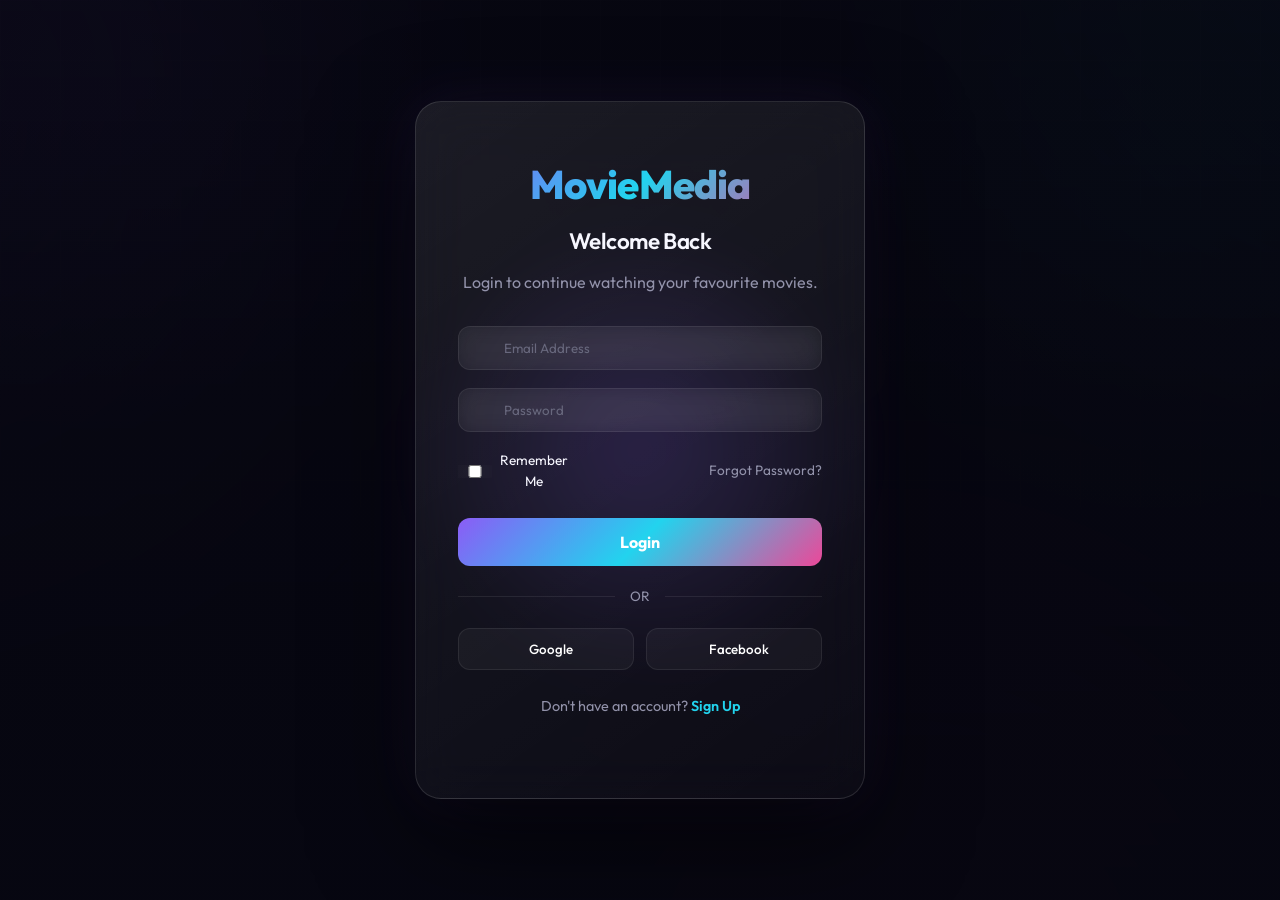
<file: Loginpage.html>
<!DOCTYPE html>
<html lang="en">
<head>
    <meta charset="UTF-8">
    <meta name="viewport" content="width=device-width, initial-scale=1.0">
    <title>MovieMedia | Login</title>

    <link rel="stylesheet" href="style.css">
    
</head>

<body>

<div class="login-container">

    <div class="login-box">

        <h1>MovieMedia</h1>

        <h2>Welcome Back</h2>

        <p>Login to continue watching your favourite movies.</p>

        <form method="POST" action="#" onsubmit="handleLogin(event)">

            <div class="input-box">
                <i class="fa-solid fa-envelope"></i>
                <input type="email" name="email" placeholder="Email Address" required>
            </div>

            <div class="input-box">
                <i class="fa-solid fa-lock"></i>
                <input type="password" name="password" placeholder="Password" required>
            </div>

            <div class="options">

                <label>
                    <input type="checkbox" name="remember">
                    Remember Me
                </label>

                <a href="#">Forgot Password?</a>

            </div>

            <button type="submit" class="login-btn">
                Login
            </button>

        </form>

        <div class="divider">
            OR
        </div>

        <div class="social-login">

            <button type="button" onclick="loginWithGoogle()">
                <i class="fab fa-google"></i>
                Google
            </button>

            <button type="button" onclick="loginWithFacebook()">
                <i class="fab fa-facebook"></i>
                Facebook
            </button>

        </div>

        <p class="signup-link">
            Don't have an account?
            <a href="signup.html">Sign Up</a>
        </p>

    </div>

</div>

<script>
    function handleLogin(event) {
        event.preventDefault();
        const email = event.target.email.value;
        const password = event.target.password.value;
        if (email && password) {
            alert('Login successful for ' + email);
            // Redirect to home page or dashboard
            window.location.href = 'Home_page.html';
        } else {
            alert('Please fill in all fields');
        }
    }

    function loginWithGoogle() {
        alert('Google login functionality to be implemented');
    }

    function loginWithFacebook() {
        alert('Facebook login functionality to be implemented');
    }
</script>

</body>
</html>
</file>
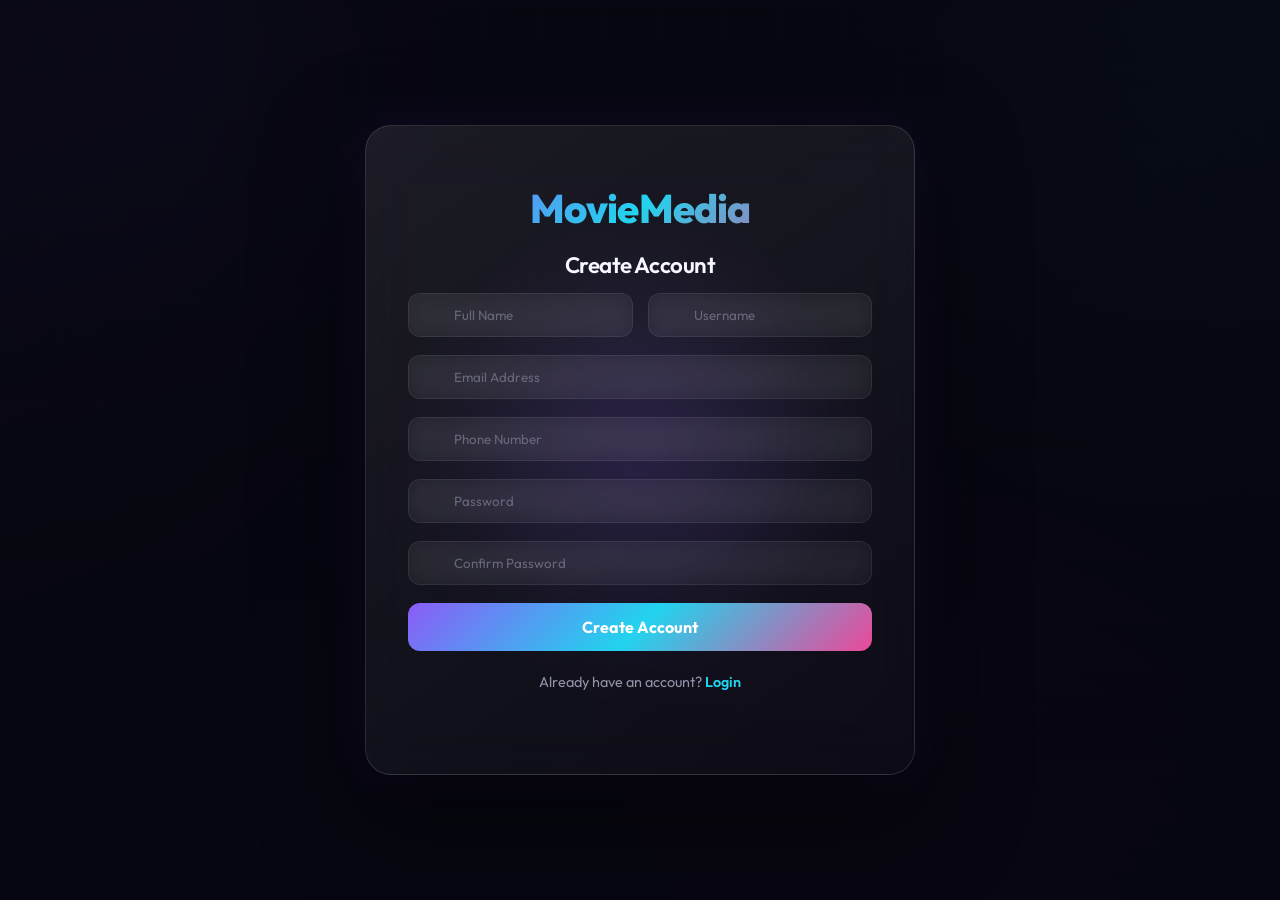
<file: signup.html>
<!DOCTYPE html>
<html lang="en">
<head>
    <meta charset="UTF-8">
    <meta name="viewport" content="width=device-width, initial-scale=1.0">
    <title>MovieMedia | Sign Up</title>

    <link rel="stylesheet" href="style.css">
    
</head>

<body>

<div class="signup-container">

    <div class="signup-box">

        <h1>MovieMedia</h1>

        <h2>Create Account</h2>

        <form method="POST" action="#" onsubmit="handleSignup(event)">

            <div class="row">

                <div class="input-box">
                    <i class="fa-solid fa-user"></i>
                    <input type="text" name="fullName" placeholder="Full Name" required>
                </div>

                <div class="input-box">
                    <i class="fa-solid fa-user-tag"></i>
                    <input type="text" name="username" placeholder="Username" required>
                </div>

            </div>

            <div class="input-box">
                <i class="fa-solid fa-envelope"></i>
                <input type="email" name="email" placeholder="Email Address" required>
            </div>

            <div class="input-box">
                <i class="fa-solid fa-phone"></i>
                <input type="tel" name="phone" placeholder="Phone Number" required>
            </div>

            <div class="input-box">
                <i class="fa-solid fa-lock"></i>
                <input type="password" name="password" id="password" placeholder="Password" required>
            </div>

            <div class="input-box">
                <i class="fa-solid fa-lock"></i>
                <input type="password" name="confirmPassword" id="confirmPassword" placeholder="Confirm Password" required>
            </div>

            <button type="submit" class="signup-btn">
                Create Account
            </button>

        </form>

        <p class="login-link">
            Already have an account?
            <a href="login.html">Login</a>
        </p>

    </div>

</div>

<script>
    function handleSignup(event) {
        event.preventDefault();
        const fullName = event.target.fullName.value;
        const username = event.target.username.value;
        const email = event.target.email.value;
        const phone = event.target.phone.value;
        const password = event.target.password.value;
        const confirmPassword = event.target.confirmPassword.value;

        if (password !== confirmPassword) {
            alert('Passwords do not match!');
            return;
        }

        if (fullName && username && email && phone && password) {
            alert('Account created successfully for ' + fullName);
            window.location.href = 'Loginpage.html';
        } else {
            alert('Please fill in all fields');
        }
    }
</script>

</body>
</html>
</file>
<file: style.css>
@import url('https://fonts.googleapis.com/css2?family=Outfit:wght@300;400;500;600;700;800&display=swap');

:root {

    --bg-color: #070711;
    --surface-color: #10101c;
    --surface-color-light: #171729;

    --text-primary: #f7f7ff;
    --text-secondary: #9292aa;


    --accent-color: #8b5cf6;
    --accent-hover: #a78bfa;

    --cyan: #22d3ee;
    --pink: #ec4899;
    --blue: #3b82f6;


    --border-color: rgba(255, 255, 255, 0.08);
    --glass-bg: rgba(13, 13, 28, 0.68);
    --glass-border: rgba(255, 255, 255, 0.10);

    --gradient:
        linear-gradient(135deg,
            #8b5cf6,
            #22d3ee,
            #ec4899);

    --gradient-purple:
        linear-gradient(135deg,
            #8b5cf6,
            #6366f1);

    --gradient-cyan:
        linear-gradient(135deg,
            #06b6d4,
            #22d3ee);

    --shadow:
        0 20px 60px rgba(0, 0, 0, 0.45);

    --glow-purple:
        0 0 35px rgba(139, 92, 246, 0.20);

    --glow-cyan:
        0 0 35px rgba(34, 211, 238, 0.18);

    --font-main: 'Outfit', sans-serif;

    --transition:
        all 0.35s cubic-bezier(0.2, 0.8, 0.2, 1);
}

* {
    margin: 0;
    padding: 0;
    box-sizing: border-box;
}

html {
    scroll-behavior: smooth;
}

body {
    font-family: var(--font-main);
    background:
        radial-gradient(circle at 10% 10%,
            rgba(139, 92, 246, 0.08),
            transparent 25%),
        radial-gradient(circle at 90% 20%,
            rgba(34, 211, 238, 0.06),
            transparent 25%),
        var(--bg-color);

    color: var(--text-primary);
    line-height: 1.6;
    overflow-x: hidden;

    min-height: 100vh;
}



body::before {
    content: "";
    position: fixed;
    inset: -50%;

    background:
        radial-gradient(circle at 20% 30%,
            rgba(139, 92, 246, 0.14),
            transparent 25%),
        radial-gradient(circle at 80% 20%,
            rgba(34, 211, 238, 0.10),
            transparent 25%),
        radial-gradient(circle at 60% 80%,
            rgba(236, 72, 153, 0.08),
            transparent 25%);

    filter: blur(90px);

    animation: auroraMove 16s ease-in-out infinite alternate;

    pointer-events: none;
    z-index: -2;
}

body::after {
    content: "";

    position: fixed;
    inset: 0;

    background-image:
        linear-gradient(rgba(255, 255, 255, 0.015) 1px,
            transparent 1px),
        linear-gradient(90deg,
            rgba(255, 255, 255, 0.015) 1px,
            transparent 1px);

    background-size: 60px 60px;

    mask-image:
        linear-gradient(to bottom,
            black,
            transparent 90%);

    pointer-events: none;
    z-index: -1;
}

@keyframes auroraMove {
    0% {
        transform: translate(-3%, -2%) scale(1);
    }

    50% {
        transform: translate(2%, 3%) scale(1.05);
    }

    100% {
        transform: translate(4%, -2%) scale(1.08);
    }
}

a {
    text-decoration: none;
    color: var(--text-secondary);
    transition: var(--transition);
}

a:hover {
    color: var(--text-primary);
}


button {
    cursor: pointer;
    font-family: var(--font-main);

    border: none;
    outline: none;

    transition: var(--transition);
}


h1,
h2,
h3,
h4,
h5,
h6 {
    color: var(--text-primary);
    font-weight: 600;
    letter-spacing: -0.02em;
}

::selection {
    background: rgba(139, 92, 246, 0.35);
    color: white;
}

.badge,
.new-badge {
    position: absolute;

    top: 12px;
    left: 12px;

    padding: 5px 11px;

    border-radius: 8px;

    background:
        linear-gradient(135deg,
            rgba(139, 92, 246, 0.95),
            rgba(99, 102, 241, 0.95));

    color: white;

    font-size: 0.72rem;
    font-weight: 700;

    letter-spacing: 0.05em;
    text-transform: uppercase;

    z-index: 5;

    box-shadow:
        0 8px 25px rgba(139, 92, 246, 0.35);

    backdrop-filter: blur(10px);
}

.new-badge {
    background:
        linear-gradient(135deg,
            var(--cyan),
            var(--blue));

    box-shadow:
        0 8px 25px rgba(34, 211, 238, 0.30);
}


input,
textarea {
    font-family: var(--font-main);

    width: 100%;

    background: rgba(255, 255, 255, 0.035);

    border: 1px solid var(--border-color);

    color: var(--text-primary);

    padding: 13px 16px;

    border-radius: 12px;

    outline: none;

    transition: var(--transition);

    backdrop-filter: blur(10px);
}

input::placeholder,
textarea::placeholder {
    color: #68687d;
}

input:focus,
textarea:focus {
    border-color: rgba(139, 92, 246, 0.75);

    background: rgba(139, 92, 246, 0.055);

    box-shadow:
        0 0 0 3px rgba(139, 92, 246, 0.10),
        0 0 25px rgba(139, 92, 246, 0.08);
}

.movie-section {
    padding: 70px 5%;
}

.movie-section h2 {
    margin-bottom: 30px;

    font-size: 2rem;

    display: flex;
    align-items: center;

    gap: 12px;
}

.movie-section h2::before {
    content: "";

    width: 5px;
    height: 30px;

    border-radius: 20px;

    background: var(--gradient);

    box-shadow:
        0 0 20px rgba(139, 92, 246, 0.5);
}


.movie-container {
    display: grid;

    grid-template-columns:
        repeat(auto-fill, minmax(220px, 1fr));

    gap: 28px;
}



.movie-card {
    position: relative;

    background:
        linear-gradient(145deg,
            rgba(255, 255, 255, 0.065),
            rgba(255, 255, 255, 0.015));

    border: 1px solid var(--border-color);

    border-radius: 20px;

    overflow: hidden;

    cursor: pointer;

    box-shadow: var(--shadow);

    transform: translateZ(0);

    transition:
        transform 0.5s cubic-bezier(0.2, 0.8, 0.2, 1),
        box-shadow 0.5s ease,
        border-color 0.5s ease;
}

.movie-card::before {
    content: "";

    position: absolute;

    inset: 0;

    background:
        linear-gradient(135deg,
            rgba(139, 92, 246, 0.10),
            transparent 45%,
            rgba(34, 211, 238, 0.06));

    opacity: 0;

    transition: opacity 0.5s ease;

    pointer-events: none;

    z-index: 2;
}

.movie-card::after {
    content: "";

    position: absolute;

    left: 0;
    right: 0;
    bottom: 0;

    height: 55%;

    background:
        linear-gradient(to top,
            rgba(7, 7, 17, 0.98),
            transparent);

    pointer-events: none;

    z-index: 1;
}

.movie-card:hover {
    transform:
        translateY(-12px) scale(1.025);

    border-color:
        rgba(139, 92, 246, 0.45);

    box-shadow:
        0 30px 70px rgba(0, 0, 0, 0.65),
        0 0 40px rgba(139, 92, 246, 0.13);
}

.movie-card:hover::before {
    opacity: 1;
}

.movie-card img {
    width: 100%;
    height: 340px;

    object-fit: cover;

    display: block;

    background: var(--surface-color-light);

    transition:
        transform 0.7s cubic-bezier(0.2, 0.8, 0.2, 1),
        filter 0.5s ease;
}

.movie-card:hover img {
    transform: scale(1.08);

    filter:
        brightness(0.72) saturate(1.15);
}


.movie-card h3 {
    position: relative;

    padding: 18px 18px 5px;

    font-size: 1.15rem;

    white-space: nowrap;

    overflow: hidden;

    text-overflow: ellipsis;

    z-index: 3;
}

.movie-card p {
    position: relative;

    padding: 0 18px 18px;

    color: var(--text-secondary);

    font-size: 0.88rem;

    z-index: 3;
}

.live-section {
    padding: 70px 5%;
}

.live-section h2 {
    margin-bottom: 30px;
    font-size: 2rem;
}

.live-card {
    position: relative;

    display: flex;

    background:
        linear-gradient(120deg,
            rgba(139, 92, 246, 0.12),
            rgba(34, 211, 238, 0.04),
            rgba(255, 255, 255, 0.02));

    border-radius: 24px;

    overflow: hidden;

    border: 1px solid rgba(139, 92, 246, 0.18);

    box-shadow:
        0 30px 80px rgba(0, 0, 0, 0.5);

    backdrop-filter: blur(20px);
}

.live-card::before {
    content: "";

    position: absolute;

    width: 300px;
    height: 300px;

    right: -100px;
    top: -100px;

    background: var(--cyan);

    opacity: 0.08;

    filter: blur(80px);

    border-radius: 50%;
}


/* =========================================================
   LIVE IMAGE
   ========================================================= */

.live-card img {
    width: 50%;

    object-fit: cover;

    background: var(--surface-color-light);

    transition: transform 0.7s ease;
}

.live-card:hover img {
    transform: scale(1.04);
}


.live-content {
    position: relative;

    padding: 55px;

    width: 50%;

    display: flex;

    flex-direction: column;

    justify-content: center;

    align-items: flex-start;

    z-index: 2;
}


.live-indicator {
    background:
        rgba(236, 72, 153, 0.08);

    color: #f472b6;

    padding: 7px 14px;

    border-radius: 50px;

    font-size: 0.78rem;

    font-weight: 700;

    margin-bottom: 18px;

    display: inline-flex;

    align-items: center;

    gap: 8px;

    border:
        1px solid rgba(236, 72, 153, 0.18);

    text-transform: uppercase;

    letter-spacing: 0.08em;
}

.live-indicator::before {
    content: "";

    width: 7px;
    height: 7px;

    background: #f472b6;

    border-radius: 50%;

    box-shadow:
        0 0 12px #f472b6;

    animation: livePulse 1.5s infinite;
}

@keyframes livePulse {
    0% {
        opacity: 1;
        transform: scale(1);
    }

    50% {
        opacity: 0.4;
        transform: scale(0.7);
    }

    100% {
        opacity: 1;
        transform: scale(1);
    }
}

.live-content h3 {
    font-size: 2.5rem;

    line-height: 1.15;

    margin-bottom: 18px;
}

.live-content p {
    color: var(--text-secondary);

    margin-bottom: 28px;

    font-size: 1.05rem;

    max-width: 550px;
}

.live-content button {
    position: relative;

    background: var(--gradient-purple);

    color: white;

    padding: 13px 25px;

    border-radius: 12px;

    font-size: 0.95rem;

    font-weight: 700;

    display: flex;

    align-items: center;

    gap: 9px;

    overflow: hidden;
}

.live-content button::before {
    content: "";

    position: absolute;

    top: 0;
    left: -100%;

    width: 100%;
    height: 100%;

    background:
        linear-gradient(90deg,
            transparent,
            rgba(255, 255, 255, 0.25),
            transparent);

    transition: left 0.6s ease;
}

.live-content button:hover::before {
    left: 100%;
}

.live-content button:hover {
    transform: translateY(-3px);

    box-shadow:
        0 12px 35px rgba(139, 92, 246, 0.30);
}

.chatbot {
    position: fixed;

    bottom: 30px;
    right: 30px;

    z-index: 100;
}


.chat-btn {
    position: relative;

    width: 64px;
    height: 64px;

    border-radius: 50%;

    background:
        radial-gradient(circle at 35% 30%,
            #ffffff,
            #22d3ee 18%,
            #8b5cf6 55%,
            #11111f 100%);

    color: white;

    font-size: 1.35rem;

    display: flex;

    align-items: center;
    justify-content: center;

    box-shadow:
        0 0 25px rgba(139, 92, 246, 0.5),
        0 0 60px rgba(34, 211, 238, 0.18);

    animation: orbFloat 3s ease-in-out infinite;
}

.chat-btn::before {
    content: "";

    position: absolute;

    inset: -7px;

    border-radius: 50%;

    border: 1px solid rgba(139, 92, 246, 0.4);

    animation: orbRing 2.5s linear infinite;
}

.chat-btn::after {
    content: "";

    position: absolute;

    inset: -15px;

    border-radius: 50%;

    border: 1px solid rgba(34, 211, 238, 0.12);

    animation:
        orbRing 3.5s linear infinite reverse;
}

.chat-btn:hover {
    transform: scale(1.12);

    box-shadow:
        0 0 35px rgba(139, 92, 246, 0.65),
        0 0 80px rgba(34, 211, 238, 0.25);
}

@keyframes orbFloat {

    0%,
    100% {
        transform: translateY(0);
    }

    50% {
        transform: translateY(-7px);
    }
}

@keyframes orbRing {
    from {
        transform: rotate(0deg);
    }

    to {
        transform: rotate(360deg);
    }
}


.chat-window {
    position: absolute;

    bottom: 85px;
    right: 0;

    width: 370px;

    background:
        rgba(12, 12, 25, 0.88);

    border-radius: 22px;

    box-shadow:
        0 30px 80px rgba(0, 0, 0, 0.65),
        0 0 40px rgba(139, 92, 246, 0.10);

    border:
        1px solid rgba(255, 255, 255, 0.09);

    overflow: hidden;

    display: flex;

    flex-direction: column;

    backdrop-filter: blur(25px);
}

.chat-header {
    position: relative;

    background:
        linear-gradient(135deg,
            rgba(139, 92, 246, 0.18),
            rgba(34, 211, 238, 0.06));

    padding: 17px 20px;

    display: flex;

    justify-content: space-between;

    align-items: center;

    border-bottom:
        1px solid var(--border-color);
}

.chat-header h3 {
    font-size: 1rem;
}

.chat-header h3::before {
    content: "●";

    color: #22d3ee;

    font-size: 0.65rem;

    margin-right: 8px;

    text-shadow:
        0 0 10px #22d3ee;
}


.close-btn {
    background: transparent;

    color: var(--text-secondary);

    font-size: 1.2rem;
}

.close-btn:hover {
    color: #f472b6;

    transform: rotate(90deg);
}


.chat-body {
    padding: 20px;

    height: 310px;

    overflow-y: auto;

    display: flex;

    flex-direction: column;

    gap: 13px;

    scrollbar-width: thin;

    scrollbar-color:
        rgba(139, 92, 246, 0.4) transparent;
}


.bot-message,
.user-message {
    padding: 11px 15px;

    border-radius: 16px;

    max-width: 82%;

    font-size: 0.9rem;

    line-height: 1.5;
}

.bot-message {
    background:
        rgba(255, 255, 255, 0.055);

    align-self: flex-start;

    border-bottom-left-radius: 4px;

    border:
        1px solid rgba(255, 255, 255, 0.05);
}

.user-message {
    background:
        var(--gradient-purple);

    align-self: flex-end;

    border-bottom-right-radius: 4px;

    box-shadow:
        0 7px 20px rgba(139, 92, 246, 0.18);
}

.chat-footer {
    padding: 14px;

    background:
        rgba(255, 255, 255, 0.025);

    border-top:
        1px solid var(--border-color);

    display: flex;

    gap: 9px;
}

.chat-footer input {
    background:
        rgba(255, 255, 255, 0.045);

    border:
        1px solid rgba(255, 255, 255, 0.07);

    padding:
        10px 14px;
}

.chat-footer button {
    background:
        var(--gradient-purple);

    color: white;

    width: 45px;

    border-radius: 11px;

    display: flex;

    align-items: center;
    justify-content: center;
}

.chat-footer button:hover {
    transform: translateY(-2px);

    box-shadow:
        0 8px 25px rgba(139, 92, 246, 0.25);
}


footer {
    position: relative;

    background:
        linear-gradient(180deg,
            transparent,
            rgba(7, 7, 17, 0.95) 20%);

    padding:
        80px 5% 25px;

    margin-top: 70px;

    border-top:
        1px solid rgba(255, 255, 255, 0.05);
}

.footer-container {
    display: grid;

    grid-template-columns:
        repeat(auto-fit, minmax(200px, 1fr));

    gap: 50px;

    margin-bottom: 45px;
}


.footer-logo h2 {
    font-size: 2.2rem;

    margin-bottom: 15px;

    background:
        var(--gradient);

    -webkit-background-clip: text;
    background-clip: text;

    color: transparent;
}

.footer-logo p {
    color: var(--text-secondary);

    max-width: 300px;
}


.footer-links h3,
.social-icons h3 {
    margin-bottom: 20px;

    font-size: 1rem;
}

.footer-links ul {
    list-style: none;
}

.footer-links li {
    margin-bottom: 12px;
}

.footer-links a:hover {
    color: var(--cyan);

    padding-left: 4px;
}

.social-icons a {
    display: inline-flex;

    width: 42px;
    height: 42px;

    background:
        rgba(255, 255, 255, 0.045);

    border:
        1px solid var(--border-color);

    border-radius: 12px;

    align-items: center;
    justify-content: center;

    margin-right: 8px;

    color: white;
}

.social-icons a:hover {
    background:
        rgba(139, 92, 246, 0.15);

    border-color:
        rgba(139, 92, 246, 0.35);

    color: var(--cyan);

    transform:
        translateY(-4px);
}


footer hr {
    border: none;

    border-top:
        1px solid var(--border-color);

    margin-bottom: 20px;
}

.copyright {
    text-align: center;

    color: var(--text-secondary);

    font-size: 0.82rem;
}


.login-container,
.signup-container {
    min-height: 100vh;

    display: flex;

    align-items: center;
    justify-content: center;

    background:
        linear-gradient(rgba(7, 7, 17, 0.78),
            rgba(7, 7, 17, 0.94)),
        url('https://images.unsplash.com/photo-1574375927938-d5a98e8ffe85?q=80&w=2069&auto=format&fit=crop');

    background-size: cover;

    background-position: center;

    padding: 30px;

    position: relative;
}

.login-container::before,
.signup-container::before {
    content: "";

    position: absolute;

    width: 500px;
    height: 500px;

    background:
        radial-gradient(circle,
            rgba(139, 92, 246, 0.20),
            transparent 65%);

    filter: blur(20px);
}


.login-box,
.signup-box {
    position: relative;

    background:
        linear-gradient(145deg,
            rgba(255, 255, 255, 0.085),
            rgba(255, 255, 255, 0.025));

    backdrop-filter: blur(25px);

    -webkit-backdrop-filter: blur(25px);

    border:
        1px solid rgba(255, 255, 255, 0.12);

    padding:
        50px 42px;

    border-radius: 26px;

    width: 100%;

    max-width: 450px;

    box-shadow:
        0 35px 100px rgba(0, 0, 0, 0.65),
        0 0 60px rgba(139, 92, 246, 0.10);

    text-align: center;
}

.signup-box {
    max-width: 550px;
}


.login-box h1,
.signup-box h1 {
    background:
        var(--gradient);

    -webkit-background-clip: text;
    background-clip: text;

    color: transparent;

    font-size: 2.5rem;

    margin-bottom: 8px;

    font-weight: 800;
}

.login-box h2,
.signup-box h2 {
    font-size: 1.4rem;

    margin-bottom: 10px;
}

.login-box p,
.signup-box>p {
    color: var(--text-secondary);

    margin-bottom: 30px;
}


.input-box {
    position: relative;

    margin-bottom: 18px;
}

.input-box i {
    position: absolute;

    left: 16px;
    top: 50%;

    transform: translateY(-50%);

    color: #77778f;

    z-index: 2;
}

.input-box input {
    padding-left: 45px;

    background:
        rgba(255, 255, 255, 0.035);
}

.options {
    display: flex;

    justify-content: space-between;

    align-items: center;

    margin-bottom: 25px;

    font-size: 0.85rem;
}

.options label {
    display: flex;

    align-items: center;

    gap: 8px;

    cursor: pointer;
}


.login-btn,
.signup-btn {
    position: relative;

    width: 100%;

    background:
        var(--gradient);

    color: white;

    padding: 14px;

    border-radius: 12px;

    font-size: 1rem;

    font-weight: 700;

    margin-bottom: 20px;

    overflow: hidden;
}

.login-btn::before,
.signup-btn::before {
    content: "";

    position: absolute;

    top: 0;
    left: -120%;

    width: 100%;
    height: 100%;

    background:
        linear-gradient(90deg,
            transparent,
            rgba(255, 255, 255, 0.25),
            transparent);

    transition: left 0.6s ease;
}

.login-btn:hover::before,
.signup-btn:hover::before {
    left: 120%;
}

.login-btn:hover,
.signup-btn:hover {
    transform: translateY(-3px);

    box-shadow:
        0 15px 35px rgba(139, 92, 246, 0.30);
}


/* =========================================================
   DIVIDER
   ========================================================= */

.divider {
    display: flex;

    align-items: center;

    text-align: center;

    color: var(--text-secondary);

    margin-bottom: 20px;

    font-size: 0.85rem;
}

.divider::before,
.divider::after {
    content: '';

    flex: 1;

    border-bottom:
        1px solid var(--border-color);
}

.divider::before {
    margin-right: 15px;
}

.divider::after {
    margin-left: 15px;
}


.social-login {
    display: flex;

    gap: 12px;

    margin-bottom: 25px;
}

.social-login button {
    flex: 1;

    padding: 12px;

    border-radius: 12px;

    background:
        rgba(255, 255, 255, 0.04);

    border:
        1px solid var(--border-color);

    color: white;

    display: flex;

    align-items: center;

    justify-content: center;

    gap: 10px;

    font-weight: 500;
}

.social-login button:hover {
    background:
        rgba(255, 255, 255, 0.08);

    border-color:
        rgba(139, 92, 246, 0.35);

    transform: translateY(-2px);
}

.signup-link,
.login-link {
    color: var(--text-secondary);

    font-size: 0.9rem;
}

.signup-link a,
.login-link a {
    color: var(--cyan);

    font-weight: 600;
}

.signup-link a:hover,
.login-link a:hover {
    color: var(--accent-hover);

    text-decoration: none;
}


.row {
    display: flex;

    gap: 15px;
}

.row .input-box {
    flex: 1;
}


.profile-container {
    display: flex;

    min-height: 100vh;

    padding: 40px 5%;

    gap: 30px;
}

.sidebar {
    width: 280px;

    background:
        linear-gradient(145deg,
            rgba(255, 255, 255, 0.06),
            rgba(255, 255, 255, 0.018));

    border-radius: 22px;

    padding: 30px 20px;

    display: flex;

    flex-direction: column;

    border:
        1px solid var(--border-color);

    height: fit-content;

    position: sticky;

    top: 30px;

    backdrop-filter: blur(20px);

    box-shadow:
        0 20px 60px rgba(0, 0, 0, 0.3);
}


.profile-image {
    text-align: center;

    margin-bottom: 30px;
}

.profile-image img {
    width: 105px;
    height: 105px;

    border-radius: 50%;

    object-fit: cover;

    margin-bottom: 15px;

    border:
        2px solid transparent;

    background:
        linear-gradient(var(--bg-color),
            var(--bg-color)) padding-box,
        var(--gradient) border-box;

    padding: 4px;

    box-shadow:
        0 0 35px rgba(139, 92, 246, 0.18);
}

.profile-image p {
    color: var(--cyan);

    font-size: 0.85rem;

    font-weight: 600;
}




.sidebar ul {
    list-style: none;

    flex-grow: 1;

    margin-bottom: 30px;
}

.sidebar li {
    margin-bottom: 8px;
}

.sidebar li a {
    display: flex;

    align-items: center;

    padding: 13px 15px;

    border-radius: 12px;

    color: var(--text-secondary);

    font-weight: 500;

    transition: var(--transition);
}

.sidebar li i {
    margin-right: 15px;

    width: 20px;

    text-align: center;
}

.sidebar li a:hover,
.sidebar li a.active {
    background:
        linear-gradient(90deg,
            rgba(139, 92, 246, 0.14),
            rgba(34, 211, 238, 0.035));

    color: white;

    border-left:
        3px solid var(--accent-color);

    padding-left: 12px;
}


.logout-btn {
    background:
        rgba(236, 72, 153, 0.07);

    color: #f472b6;

    padding: 12px;

    border-radius: 12px;

    font-weight: 600;

    display: flex;

    align-items: center;

    justify-content: center;

    gap: 10px;

    border:
        1px solid rgba(236, 72, 153, 0.10);
}

.logout-btn:hover {
    background:
        rgba(236, 72, 153, 0.15);

    border-color:
        rgba(236, 72, 153, 0.25);

    transform: translateY(-2px);
}



.content {
    flex: 1;

    display: flex;

    flex-direction: column;

    gap: 25px;
}


.card {
    position: relative;

    background:
        linear-gradient(145deg,
            rgba(255, 255, 255, 0.06),
            rgba(255, 255, 255, 0.018));

    border-radius: 20px;

    padding: 30px;

    border:
        1px solid var(--border-color);

    backdrop-filter: blur(15px);

    box-shadow:
        0 20px 50px rgba(0, 0, 0, 0.25);

    overflow: hidden;
}

.card::before {
    content: "";

    position: absolute;

    width: 180px;
    height: 180px;

    right: -90px;
    top: -90px;

    background:
        radial-gradient(circle,
            rgba(139, 92, 246, 0.12),
            transparent 70%);

    pointer-events: none;
}

.card h2 {
    margin-bottom: 25px;

    padding-bottom: 15px;

    border-bottom:
        1px solid var(--border-color);

    font-size: 1.35rem;
}

.card p {
    margin-bottom: 15px;

    color: var(--text-secondary);
}

.card p strong {
    color: var(--text-primary);

    display: inline-block;

    width: 120px;
}

.card button {
    margin-top: 15px;

    padding: 11px 21px;

    background:
        var(--gradient-purple);

    color: white;

    border-radius: 10px;

    font-weight: 600;
}

.card button:hover {
    transform: translateY(-2px);

    box-shadow:
        0 10px 25px rgba(139, 92, 246, 0.25);
}


.movie-grid {
    display: grid;

    grid-template-columns:
        repeat(auto-fill, minmax(180px, 1fr));

    gap: 20px;
}

.movie-grid .movie-card h4 {
    padding: 12px;

    font-size: 0.95rem;

    background:
        rgba(255, 255, 255, 0.025);
}



table {
    width: 100%;

    border-collapse: collapse;
}

th,
td {
    padding: 15px;

    text-align: left;

    border-bottom:
        1px solid var(--border-color);
}

th {
    color: var(--text-secondary);

    font-weight: 500;

    font-size: 0.85rem;

    text-transform: uppercase;

    letter-spacing: 0.05em;
}

tr {
    transition: background 0.25s ease;
}

tr:hover td {
    background:
        rgba(139, 92, 246, 0.035);
}


.card form {
    display: flex;

    flex-direction: column;

    gap: 15px;

    max-width: 500px;
}



::-webkit-scrollbar {
    width: 8px;
}

::-webkit-scrollbar-track {
    background: #070711;
}

::-webkit-scrollbar-thumb {
    background:
        linear-gradient(180deg,
            #8b5cf6,
            #22d3ee);

    border-radius: 20px;
}

::-webkit-scrollbar-thumb:hover {
    background:
        linear-gradient(180deg,
            #a78bfa,
            #67e8f9);
}


@media (max-width: 900px) {

    .profile-container {
        flex-direction: column;
    }

    .sidebar {
        width: 100%;

        position: static;
    }

    .live-card {
        flex-direction: column;
    }

    .live-card img,
    .live-content {
        width: 100%;
    }

    .live-card img {
        height: 350px;
    }

    .live-content {
        padding: 40px;
    }
}



@media (max-width: 768px) {

    .movie-section,
    .live-section {
        padding:
            45px 20px;
    }

    .movie-container {
        grid-template-columns:
            repeat(2, minmax(0, 1fr));

        gap: 15px;
    }

    .movie-card img {
        height: 260px;
    }

    .live-content {
        padding: 30px 25px;
    }

    .live-content h3 {
        font-size: 2rem;
    }

    .chat-window {
        width: calc(100vw - 30px);

        right: -5px;
    }

    .chatbot {
        right: 20px;
        bottom: 20px;
    }

    .social-login {
        flex-direction: column;
    }
}



@media (max-width: 600px) {

    .row {
        flex-direction: column;

        gap: 0;
    }

    .login-box,
    .signup-box {
        padding:
            35px 22px;

        border-radius: 20px;
    }

    .login-box h1,
    .signup-box h1 {
        font-size: 2rem;
    }

    .movie-container {
        grid-template-columns:
            repeat(2, minmax(0, 1fr));
    }

    .movie-card img {
        height: 230px;
    }

    .movie-card h3 {
        font-size: 0.95rem;
    }

    .movie-card p {
        font-size: 0.78rem;
    }

    .live-card img {
        height: 250px;
    }

    .live-content h3 {
        font-size: 1.7rem;
    }

    .profile-container {
        padding:
            20px 15px;
    }

    .card {
        padding: 22px;
    }

    table {
        font-size: 0.8rem;
    }

    th,
    td {
        padding: 10px;
    }
}



@media (prefers-reduced-motion: reduce) {

    *,
    *::before,
    *::after {
        animation-duration: 0.01ms !important;

        animation-iteration-count: 1 !important;

        transition-duration: 0.01ms !important;

        scroll-behavior: auto !important;
    }
}


.navbar {
    position: absolute;
    top: 0;
    left: 0;
    right: 0;
    padding: 25px 5%;
    display: flex;
    justify-content: space-between;
    align-items: center;
    z-index: 50;
    background: transparent;
}

.navbar .logo h2 {
    font-size: 2.2rem;
    background: var(--gradient);
    -webkit-background-clip: text;
    background-clip: text;
    color: transparent;
    margin: 0;
}

.nav-btn {
    background: var(--gradient-purple);
    color: white;
    padding: 10px 20px;
    border-radius: 8px;
    font-weight: 600;
    font-size: 0.95rem;
    transition: var(--transition);
}

.nav-btn:hover {
    transform: translateY(-2px);
    box-shadow: 0 5px 15px rgba(139, 92, 246, 0.3);
}


.hero-section {
    position: relative;
    height: 100vh;
    min-height: 600px;
    display: flex;
    align-items: center;
    justify-content: center;
    text-align: center;
    padding: 0 5%;
}

.hero-bg {
    position: absolute;
    inset: 0;
    z-index: -1;
}

.hero-bg img {
    width: 100%;
    height: 100%;
    object-fit: cover;
    opacity: 0.4;
}

.hero-gradient {
    position: absolute;
    inset: 0;
    background: radial-gradient(circle at center, rgba(7, 7, 17, 0.3) 0%, rgba(7, 7, 17, 0.9) 100%),
        linear-gradient(to bottom, rgba(7, 7, 17, 0.8) 0%, transparent 40%, rgba(7, 7, 17, 1) 100%);
}

.hero-content {
    max-width: 800px;
    z-index: 2;
}

.hero-content h1 {
    font-size: 4rem;
    font-weight: 800;
    line-height: 1.1;
    margin-bottom: 20px;
}

.hero-content h2 {
    font-size: 1.8rem;
    font-weight: 500;
    margin-bottom: 25px;
}

.hero-content p {
    font-size: 1.2rem;
    color: var(--text-secondary);
    margin-bottom: 30px;
}

.email-cta {
    display: flex;
    max-width: 600px;
    margin: 0 auto;
    gap: 10px;
}

.email-cta input {
    flex: 1;
    padding: 18px 25px;
    font-size: 1.1rem;
    border-radius: 12px;
    background: rgba(255, 255, 255, 0.1);
    border: 1px solid rgba(255, 255, 255, 0.2);
}

.email-cta button {
    padding: 18px 35px;
    font-size: 1.2rem;
    font-weight: 700;
    background: var(--gradient);
    color: white;
    border-radius: 12px;
    display: flex;
    align-items: center;
    gap: 10px;
}

.email-cta button:hover {
    transform: scale(1.05);
    box-shadow: 0 10px 25px rgba(139, 92, 246, 0.4);
}



.features-divider {
    height: 8px;
    background: #232323;
    border-top: 1px solid rgba(255, 255, 255, 0.05);
    border-bottom: 1px solid rgba(0, 0, 0, 0.8);
}

.feature-row {
    display: flex;
    align-items: center;
    justify-content: space-between;
    padding: 80px 10%;
    gap: 50px;
    max-width: 1400px;
    margin: 0 auto;
}

.feature-row.reverse {
    flex-direction: row-reverse;
}

.feature-text {
    flex: 1;
}

.feature-text h2 {
    font-size: 3rem;
    margin-bottom: 20px;
    line-height: 1.2;
}

.feature-text p {
    font-size: 1.5rem;
    color: var(--text-secondary);
}

.feature-visual {
    flex: 1;
    position: relative;
    display: flex;
    justify-content: center;
}

.tv-mockup,
.mobile-mockup,
.devices-mockup {
    position: relative;
    z-index: 2;
}

.tv-mockup img,
.mobile-mockup img,
.devices-mockup img {
    max-width: 100%;
    border-radius: 20px;
    box-shadow: 0 20px 50px rgba(0, 0, 0, 0.5);
    position: relative;
    z-index: 2;
}

.mockup-glow {
    position: absolute;
    inset: -20px;
    background: radial-gradient(circle, rgba(139, 92, 246, 0.3) 0%, transparent 70%);
    filter: blur(40px);
    z-index: 1;
}

.download-card {
    position: absolute;
    bottom: 8%;
    left: 50%;
    transform: translateX(-50%);
    background: var(--surface-color);
    border: 2px solid rgba(255, 255, 255, 0.1);
    border-radius: 12px;
    display: flex;
    align-items: center;
    padding: 10px 15px;
    gap: 15px;
    width: 60%;
    min-width: 280px;
    box-shadow: 0 10px 20px rgba(0, 0, 0, 0.7);
    z-index: 3;
}

.download-card .poster {
    height: 70px;
    width: 50px;
    border-radius: 5px;
    box-shadow: none;
}

.download-text {
    flex: 1;
    text-align: left;
}

.download-text h4 {
    font-size: 1rem;
    margin-bottom: 2px;
}

.download-text span {
    color: var(--blue);
    font-size: 0.85rem;
}

.download-card i {
    color: white;
    font-size: 1.2rem;
    animation: bounce 2s infinite;
}

@keyframes bounce {

    0%,
    20%,
    50%,
    80%,
    100% {
        transform: translateY(0);
    }

    40% {
        transform: translateY(-5px);
    }

    60% {
        transform: translateY(-3px);
    }
}


.faq-section {
    padding: 80px 10%;
    max-width: 1000px;
    margin: 0 auto;
    text-align: center;
}

.faq-section h2 {
    font-size: 3rem;
    margin-bottom: 40px;
}

.accordion {
    list-style: none;
    margin-bottom: 50px;
    text-align: left;
}

.accordion li {
    margin-bottom: 10px;
}

.accordion-header {
    width: 100%;
    padding: 25px 30px;
    background: var(--surface-color-light);
    border: none;
    display: flex;
    justify-content: space-between;
    align-items: center;
    font-size: 1.5rem;
    color: white;
    transition: background 0.3s;
    border-radius: 0;
}

.accordion-header:hover {
    background: #3a3a4c;
}

.accordion-header i {
    font-size: 1.8rem;
}

.accordion-body {
    max-height: 0;
    overflow: hidden;
    transition: max-height 0.3s cubic-bezier(0.2, 0.8, 0.2, 1);
    background: var(--surface-color-light);
    border-top: 2px solid var(--bg-color);
}

.accordion-body p {
    padding: 30px;
    font-size: 1.3rem;
    margin: 0;
}

.faq-cta p {
    font-size: 1.2rem;
    margin-bottom: 20px;
}


@media (max-width: 900px) {

    .feature-row,
    .feature-row.reverse {
        flex-direction: column;
        text-align: center;
        padding: 50px 5%;
        gap: 30px;
    }

    .hero-content h1 {
        font-size: 3rem;
    }

    .hero-content h2 {
        font-size: 1.5rem;
    }
}

@media (max-width: 600px) {
    .email-cta {
        flex-direction: column;
    }

    .email-cta button {
        justify-content: center;
    }

    .hero-content h1 {
        font-size: 2.2rem;
    }

    .feature-text h2 {
        font-size: 2rem;
    }

    .feature-text p {
        font-size: 1.2rem;
    }

    .accordion-header {
        font-size: 1.2rem;
        padding: 20px;
    }

    .accordion-body p {
        font-size: 1rem;
        padding: 20px;
    }
}
</file>
